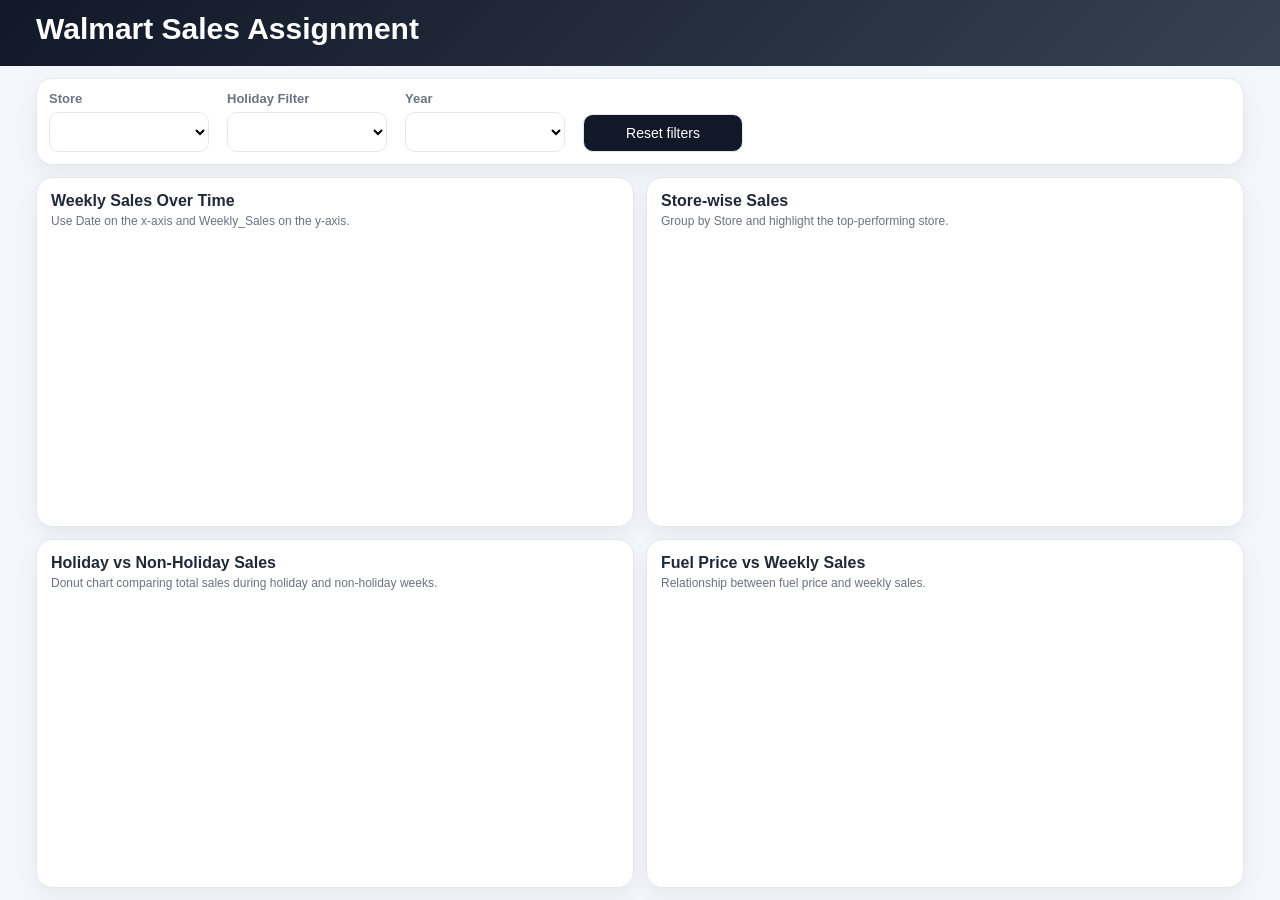
<file: Lab_7/Assignment/index.html>
<!doctype html>
<html lang="en">
  <head>
    <meta charset="UTF-8" />
    <meta name="viewport" content="width=device-width, initial-scale=1.0" />
    <title>D3 Sales Dashboard</title>
    <link rel="stylesheet" href="style.css" />
  </head>

  <body>
    <div class="page">
      <header class="hero">
        <div>
          <h1>Walmart Sales Assignment</h1>
        </div>
      </header>

      <section class="filters card">
        <div class="filter-group">
          <label for="storeFilter">Store</label>
          <select id="storeFilter"></select>
        </div>
        <div class="filter-group">
          <label for="holidayFilter">Holiday Filter</label>
          <select id="holidayFilter"></select>
        </div>
        <div class="filter-group">
          <label for="yearFilter">Year</label>
          <select id="yearFilter"></select>
        </div>
        <button id="resetBtn">Reset filters</button>
      </section>

      <main class="dashboard-grid">
        <section class="card chart-card">
          <div class="chart-title">
            <h2>Weekly Sales Over Time</h2>
            <p>Use Date on the x-axis and Weekly_Sales on the y-axis.</p>
          </div>
          <svg id="lineChart"></svg>
        </section>

        <section class="card chart-card">
          <div class="chart-title">
            <h2>Store-wise Sales</h2>
            <p>Group by Store and highlight the top-performing store.</p>
          </div>
          <svg id="barChart"></svg>
        </section>

        <section class="card chart-card">
          <div class="chart-title">
            <h2>Holiday vs Non-Holiday Sales</h2>
            <p>Donut chart comparing total sales during holiday and non-holiday weeks.</p>
          </div>
          <svg id="donutChart"></svg>
        </section>

        <section class="card chart-card">
          <div class="chart-title">
            <h2>Fuel Price vs Weekly Sales</h2>
            <p>Relationship between fuel price and weekly sales.</p>
          </div>
          <svg id="scatterChart"></svg>
        </section>
      </main>
    </div>

    <div id="tooltip" class="tooltip"></div>

    <script src="https://d3js.org/d3.v7.min.js"></script>
    <script src="script.js"></script>
  </body>
</html>
</file>
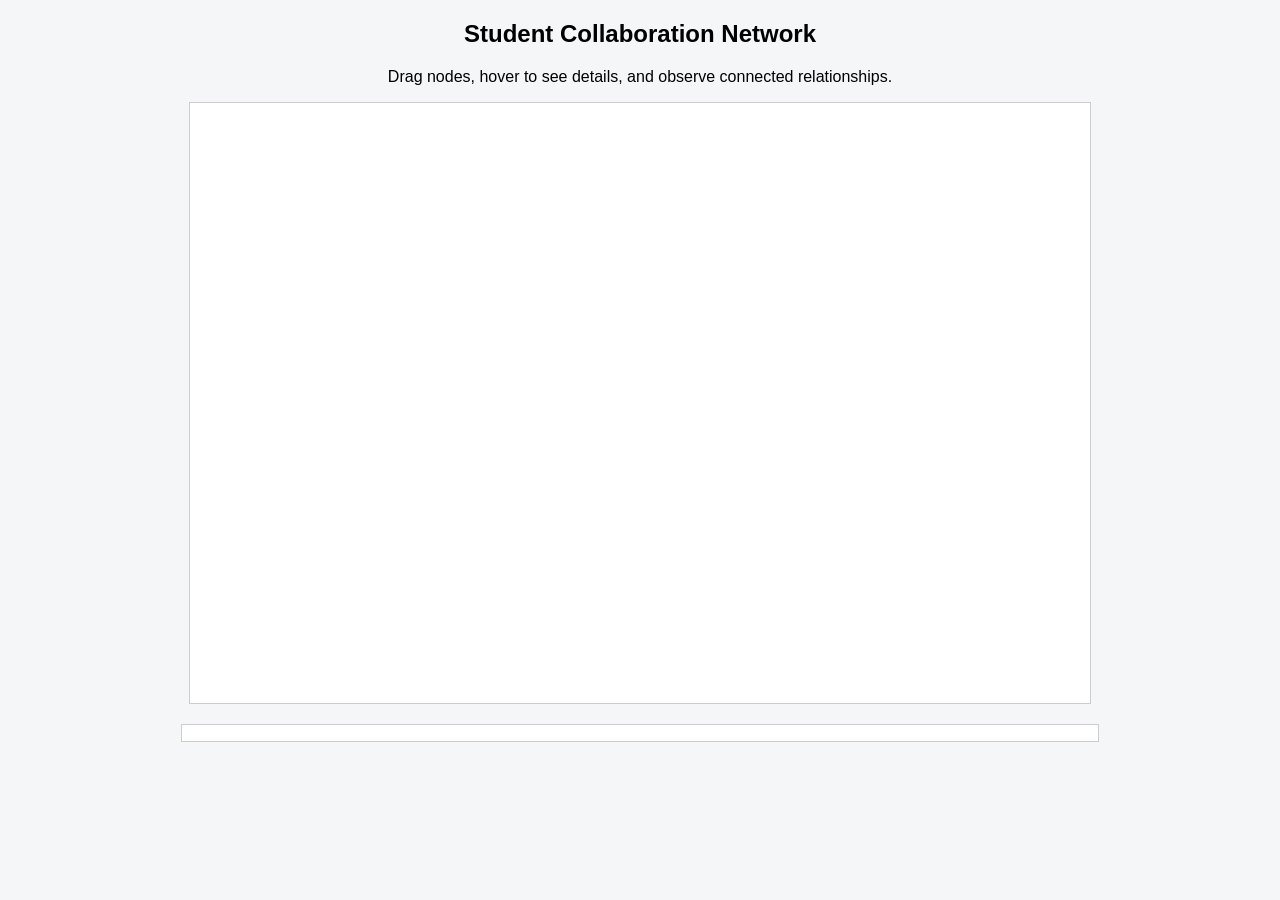
<file: Lab_7/Project1/index.html>
<!doctype html>
<html>
  <head>
    <title>D3 Network Visualization</title>
    <link rel="stylesheet" href="style.css" />
  </head>
  <body>
    <h2>Student Collaboration Network</h2>
    <p>
      Drag nodes, hover to see details, and observe connected relationships.
    </p>

    <div id="network"></div>
    <div id="barchart"></div>

    <script src="https://d3js.org/d3.v7.min.js"></script>
    <script src="script.js"></script>
  </body>
</html>
</file>
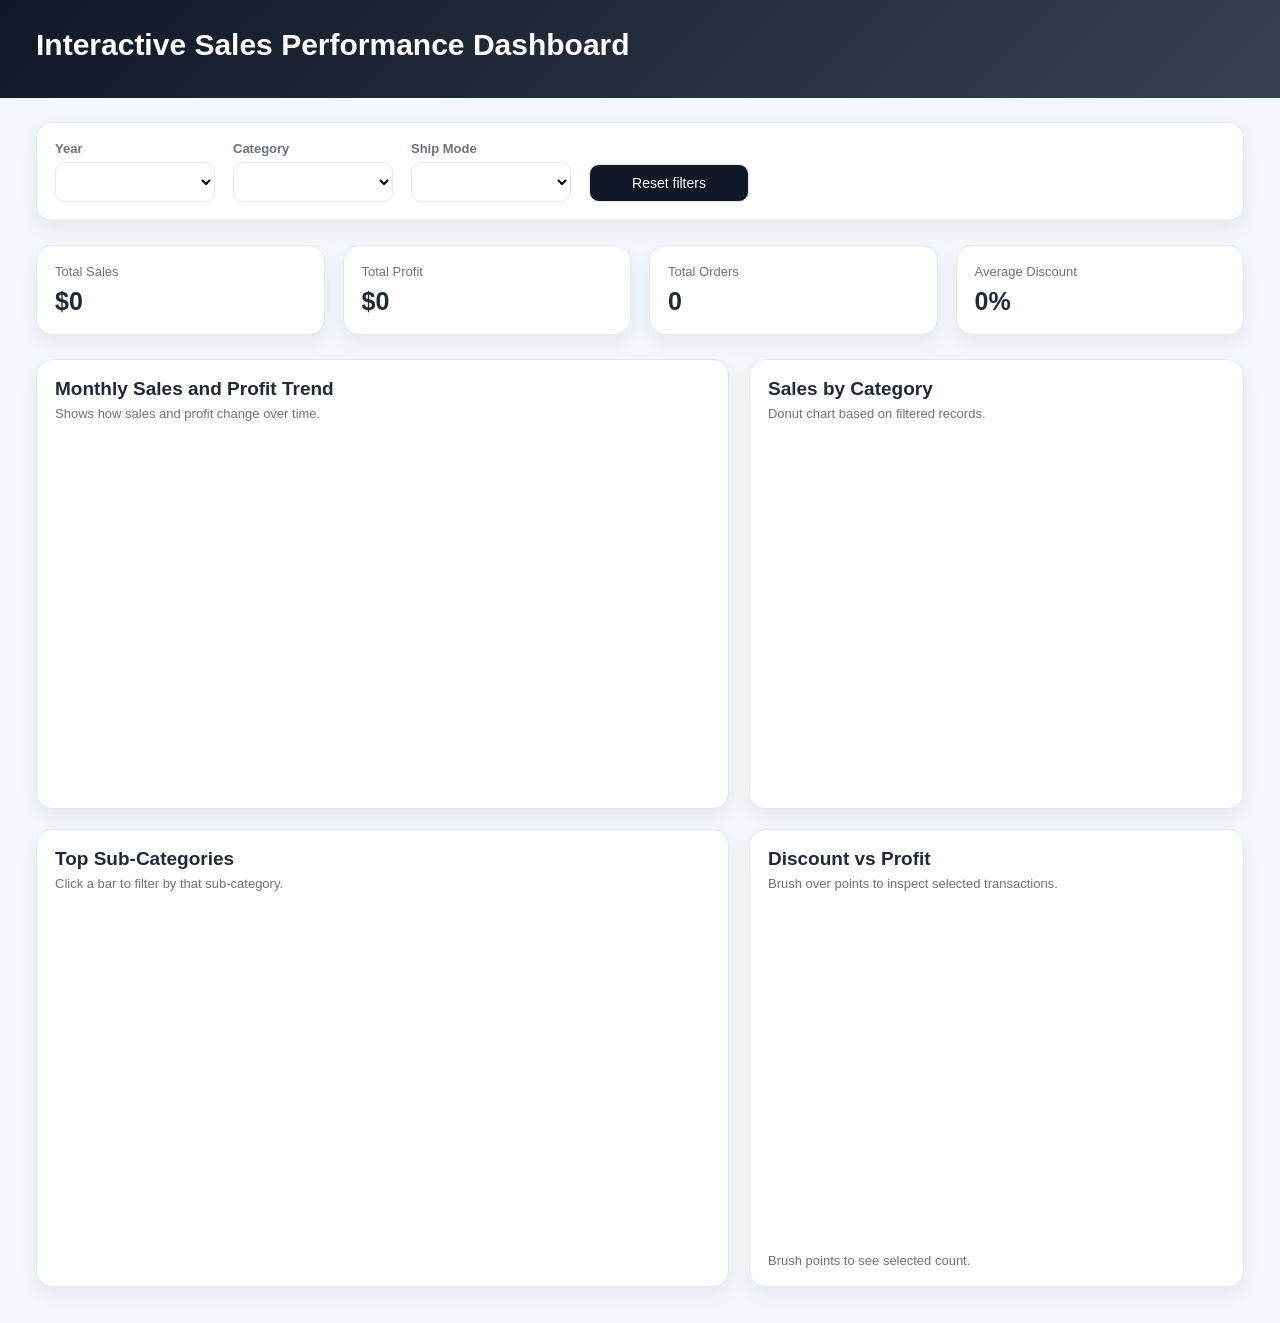
<file: Lab_7/Project2/index.html>
<!doctype html>
<html lang="en">
  <head>
    <meta charset="UTF-8" />
    <meta name="viewport" content="width=device-width, initial-scale=1.0" />
    <title>D3 Sales Dashboard</title>
    <link rel="stylesheet" href="style.css" />
  </head>

  <body>
    <header class="hero">
      <div>
        <h1>Interactive Sales Performance Dashboard</h1>
      </div>
    </header>

    <section class="filters card">
      <div class="filter-group">
        <label for="yearFilter">Year</label>
        <select id="yearFilter"></select>
      </div>

      <div class="filter-group">
        <label for="categoryFilter">Category</label>
        <select id="categoryFilter"></select>
      </div>

      <div class="filter-group">
        <label for="shipFilter">Ship Mode</label>
        <select id="shipFilter"></select>
      </div>

      <button id="resetBtn">Reset filters</button>
    </section>

    <section class="kpi-grid">
      <div class="kpi card">
        <span>Total Sales</span>
        <strong id="kpiSales">$0</strong>
      </div>

      <div class="kpi card">
        <span>Total Profit</span>
        <strong id="kpiProfit">$0</strong>
      </div>

      <div class="kpi card">
        <span>Total Orders</span>
        <strong id="kpiOrders">0</strong>
      </div>

      <div class="kpi card">
        <span>Average Discount</span>
        <strong id="kpiDiscount">0%</strong>
      </div>
    </section>

    <main class="dashboard-grid">
      <section class="card chart-card wide">
        <div class="chart-title">
          <h2>Monthly Sales and Profit Trend</h2>
          <p>Shows how sales and profit change over time.</p>
        </div>
        <svg id="lineChart"></svg>
      </section>

      <section class="card chart-card">
        <div class="chart-title">
          <h2>Sales by Category</h2>
          <p>Donut chart based on filtered records.</p>
        </div>
        <svg id="donutChart"></svg>
      </section>

      <section class="card chart-card">
        <div class="chart-title">
          <h2>Top Sub-Categories</h2>
          <p>Click a bar to filter by that sub-category.</p>
        </div>
        <svg id="barChart"></svg>
      </section>

      <section class="card chart-card wide">
        <div class="chart-title">
          <h2>Discount vs Profit</h2>
          <p>Brush over points to inspect selected transactions.</p>
        </div>

        <svg id="scatterChart"></svg>

        <div id="brushInfo">Brush points to see selected count.</div>
      </section>
    </main>

    <div id="tooltip" class="tooltip"></div>

    <script src="https://d3js.org/d3.v7.min.js"></script>
    <script src="script.js"></script>
  </body>
</html>
</file>
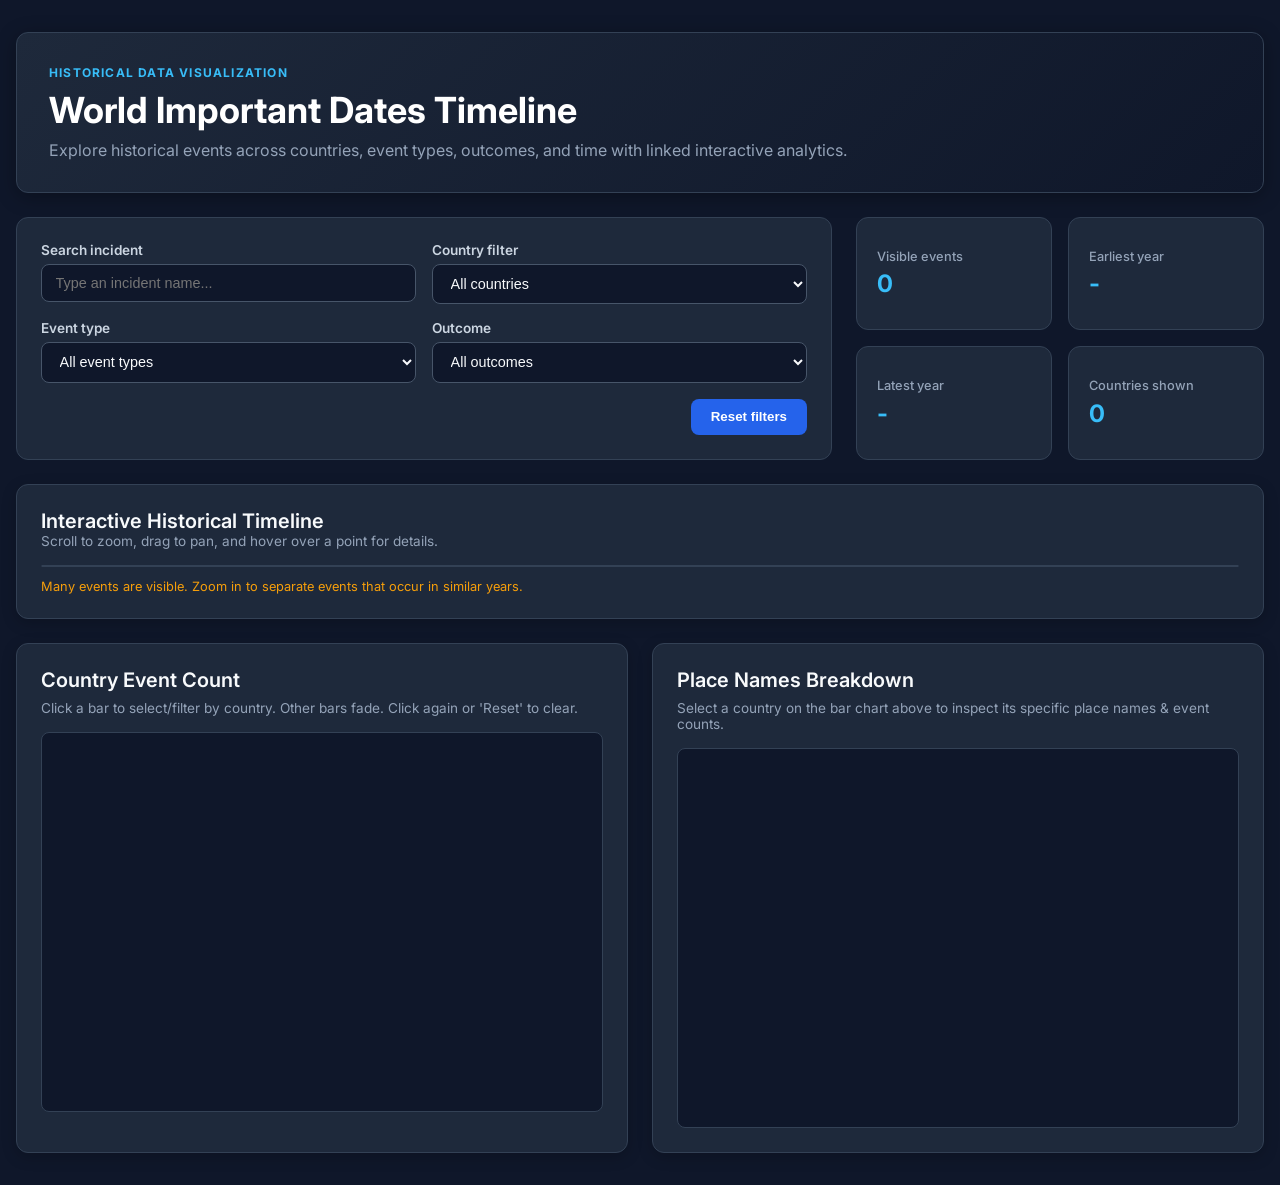
<file: Lab_8/Assignment/index.html>
<!DOCTYPE html>
<html lang="en">
<head>
  <meta charset="UTF-8">
  <meta name="viewport" content="width=device-width, initial-scale=1.0">
  <title>World Important Dates Timeline & Country Analytics</title>
  
  <!-- Google Fonts -->
  <link rel="preconnect" href="https://fonts.googleapis.com">
  <link rel="preconnect" href="https://fonts.gstatic.com" crossorigin>
  <link href="https://fonts.googleapis.com/css2?family=Inter:wght@300;400;500;600;700&display=swap" rel="stylesheet">
  
  <link rel="stylesheet" href="style.css">
  <script src="https://d3js.org/d3.v7.min.js"></script>
</head>
<body>
  <div class="container">
    <!-- Header -->
    <header class="main-header">
      <div class="header-content">
        <div class="subtitle">HISTORICAL DATA VISUALIZATION</div>
        <h1>World Important Dates Timeline</h1>
        <p>Explore historical events across countries, event types, outcomes, and time with linked interactive analytics.</p>
      </div>
    </header>

    <!-- Controls & Summary Stats -->
    <div class="dashboard">
      <div class="controls-panel">
        <div class="control-row">
          <div class="control-group">
            <label for="search-incident">Search incident</label>
            <input type="text" id="search-incident" placeholder="Type an incident name...">
          </div>
          <div class="control-group">
            <label for="filter-country">Country filter</label>
            <select id="filter-country">
              <option value="All">All countries</option>
            </select>
          </div>
        </div>
        <div class="control-row">
          <div class="control-group">
            <label for="filter-type">Event type</label>
            <select id="filter-type">
              <option value="All">All event types</option>
            </select>
          </div>
          <div class="control-group">
            <label for="filter-outcome">Outcome</label>
            <select id="filter-outcome">
              <option value="All">All outcomes</option>
            </select>
          </div>
        </div>
        <div class="control-row button-row">
          <button id="reset-filters">Reset filters</button>
        </div>
      </div>

      <div class="summary-stats">
        <div class="stat-card">
          <div class="stat-title">Visible events</div>
          <div class="stat-value" id="stat-visible-events">0</div>
        </div>
        <div class="stat-card">
          <div class="stat-title">Earliest year</div>
          <div class="stat-value" id="stat-earliest-year">-</div>
        </div>
        <div class="stat-card">
          <div class="stat-title">Latest year</div>
          <div class="stat-value" id="stat-latest-year">-</div>
        </div>
        <div class="stat-card">
          <div class="stat-title">Countries shown</div>
          <div class="stat-value" id="stat-countries">0</div>
        </div>
      </div>
    </div>

    <!-- Timeline Section -->
    <div class="timeline-section">
      <div class="section-header">
        <div>
          <h2>Interactive Historical Timeline</h2>
          <p class="section-desc">Scroll to zoom, drag to pan, and hover over a point for details.</p>
        </div>
        <div id="legend-container" class="legend-container"></div>
      </div>
      
      <div id="timeline-container"></div>
      <p class="timeline-footer">Many events are visible. Zoom in to separate events that occur in similar years.</p>
    </div>

    <!-- Linked Country Visualizations Section -->
    <div class="linked-charts-grid">
      <!-- Country Selection Bar Chart -->
      <div class="chart-card">
        <div class="chart-header">
          <h3>Country Event Count</h3>
          <p>Click a bar to select/filter by country. Other bars fade. Click again or 'Reset' to clear.</p>
        </div>
        <div id="country-bar-chart"></div>
      </div>

      <!-- Secondary Chart: Place Name Breakdown for Selected Country -->
      <div class="chart-card">
        <div class="chart-header">
          <h3 id="secondary-chart-title">Place Names Breakdown</h3>
          <p id="secondary-chart-desc">Select a country on the bar chart above to inspect its specific place names & event counts.</p>
        </div>
        <div id="secondary-bar-chart"></div>
      </div>
    </div>
  </div>

  <div id="tooltip" class="tooltip"></div>
  <script src="script.js"></script>
</body>
</html>
</file>
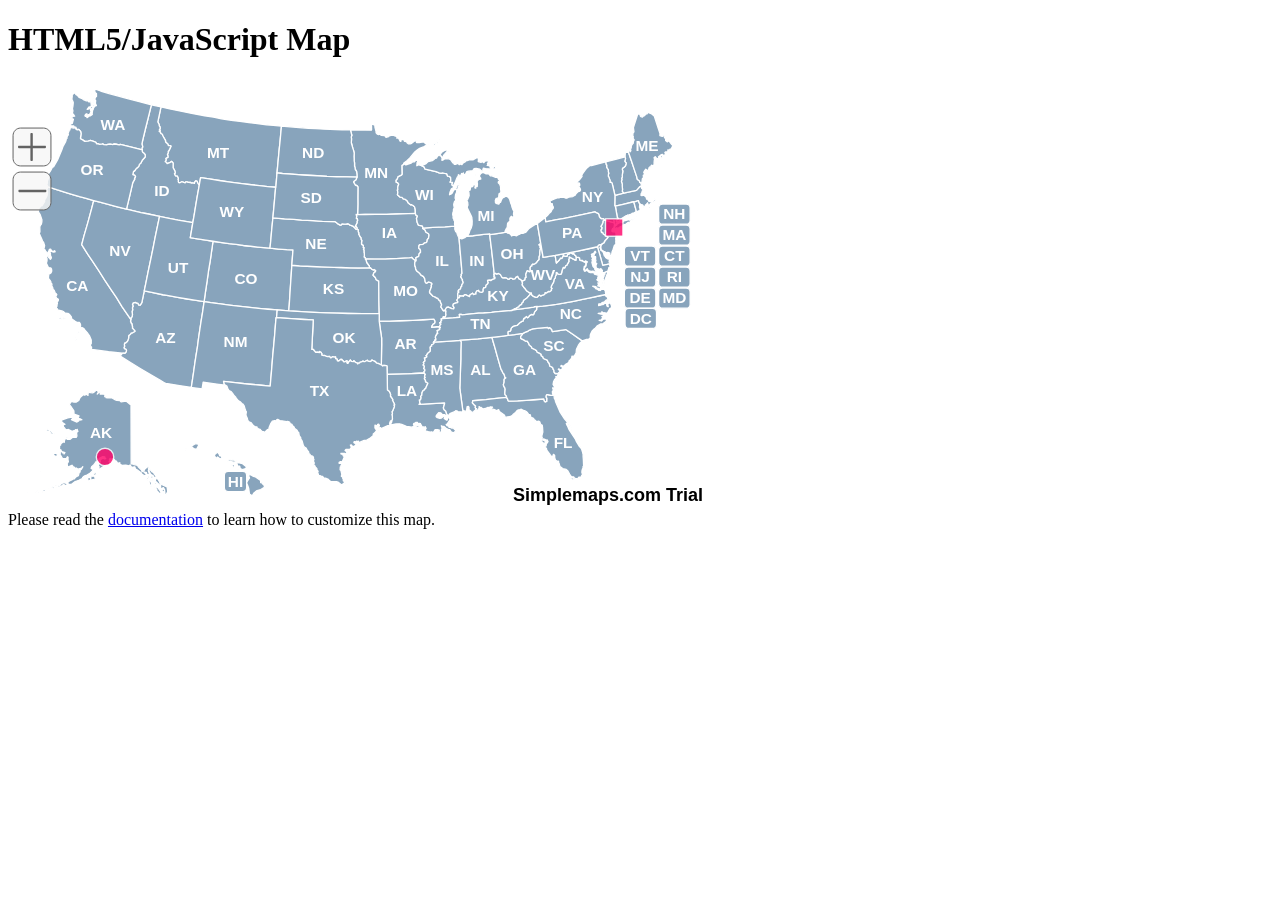
<file: Lab_4/us-map/test.html>
<!DOCTYPE html>
<html lang="en">
  <head>
    <meta http-equiv="content-type" content="text/html; charset=UTF-8">
    <meta charset="utf-8">
    <title>Map Example</title>
    <script src="mapdata.js"></script>
    <script src="usmap.js"></script>
  </head>
	<body>
		<div>
			<h1>HTML5/JavaScript Map</h1>
			<div style="max-width: 700px"> <!-- Keep map above fold -->
				<div id="map"></div>
			</div>
			<div>Please read the <a href="http://simplemaps.com/docs">documentation</a> to learn how to customize this map.</div>
		</div>
	</body>
</html>
</file>
<file: Lab_7/Assignment/style.css>
:root {
    --bg: #f3f6fb;
    --card: #ffffff;
    --text: #1f2937;
    --muted: #6b7280;
    --border: #e5e7eb;
}

* {
    box-sizing: border-box;
}

html, body {
    margin: 0;
    height: 100%;
    overflow: hidden;
    font-family: Arial, Helvetica, sans-serif;
    background: var(--bg);
    color: var(--text);
}

.page {
    display: flex;
    flex-direction: column;
    height: 100vh;
}

.hero {
    padding: 12px 36px;
    background: linear-gradient(135deg, #111827, #374151);
    color: white;
}

.hero h1 {
    margin: 0 0 8px;
    font-size: 30px;
}

.hero p {
    margin: 0;
    opacity: 0.85;
}

.card {
    background: var(--card);
    border: 1px solid var(--border);
    border-radius: 16px;
    box-shadow: 0 8px 20px rgba(15, 23, 42, 0.06);
}

.filters {
    margin: 12px 36px;
    padding: 12px;
    display: flex;
    gap: 18px;
    align-items: end;
    flex-wrap: wrap;
}

.filter-group {
    display: flex;
    flex-direction: column;
    gap: 6px;
}

label {
    font-size: 13px;
    font-weight: bold;
    color: var(--muted);
}

select,
button {
    min-width: 160px;
    padding: 10px 12px;
    border: 1px solid var(--border);
    border-radius: 10px;
    background: white;
    font-size: 14px;
}

button {
    cursor: pointer;
    background: #111827;
    color: white;
}

.kpi-grid {
    margin: 0 36px 24px;
    display: grid;
    grid-template-columns: repeat(4, 1fr);
    gap: 18px;
}

.kpi {
    padding: 18px;
}

.kpi span {
    display: block;
    color: var(--muted);
    font-size: 13px;
    margin-bottom: 8px;
}

.kpi strong {
    font-size: 25px;
}

.dashboard-grid {
    margin: 0 36px 12px;
    display: grid;
    grid-template-columns: repeat(2, 1fr);
    grid-template-rows: 1fr 1fr;
    gap: 12px;
    flex: 1;
    min-height: 0;
}

.chart-card {
    padding: 14px;
    display: flex;
    flex-direction: column;
    min-height: 0;
    overflow: hidden;
}

.chart-title {
    flex-shrink: 0;
}

.chart-title h2 {
    margin: 0;
    font-size: 16px;
}

.chart-title p {
    margin: 4px 0 8px;
    color: var(--muted);
    font-size: 12px;
}

svg {
    width: 100%;
    flex: 1;
    min-height: 0;
    overflow: visible;
}

.axis text {
    fill: #4b5563;
    font-size: 11px;
}

.axis path,
.axis line {
    stroke: #d1d5db;
}

.grid line {
    stroke: #eef2f7;
}

.legend {
    font-size: 12px;
    fill: #374151;
}

.tooltip {
    position: fixed;
    pointer-events: none;
    background: #111827;
    color: white;
    padding: 10px 12px;
    border-radius: 10px;
    font-size: 13px;
    opacity: 0;
    transform: translate(-50%, -110%);
    max-width: 240px;
}

#brushInfo {
    color: var(--muted);
    font-size: 13px;
    margin-top: 4px;
}

@media (max-width: 1000px) {
    .kpi-grid,
    .dashboard-grid {
        grid-template-columns: 1fr;
    }
}
</file>
<file: Lab_7/Project1/style.css>
body {
    font-family: Arial, sans-serif;
    text-align: center;
    background-color: #f4f6f8;
}

#network {
    width: 900px;
    height: 600px;
    margin: auto;
    background: white;
    border: 1px solid #ccc;
}

.tooltip {
    position: absolute;
    background: #222;
    color: white;
    padding: 8px;
    border-radius: 5px;
    font-size: 13px;
    pointer-events: none;
    opacity: 0;
}

#barchart {
    width: 900px;
    margin: 20px auto;
    background: white;
    border: 1px solid #ccc;
    padding: 8px;
}

.bar { cursor: pointer; }
.bar:hover { opacity: 0.85; }
.bar.selected { stroke: #333; stroke-width: 2; }

.baxis text { font-size: 12px; }
</file>
<file: Lab_7/Project2/style.css>
:root {
    --bg: #f3f6fb;
    --card: #ffffff;
    --text: #1f2937;
    --muted: #6b7280;
    --border: #e5e7eb;
}

* {
    box-sizing: border-box;
}

body {
    margin: 0;
    font-family: Arial, Helvetica, sans-serif;
    background: var(--bg);
    color: var(--text);
}

.hero {
    padding: 28px 36px;
    background: linear-gradient(135deg, #111827, #374151);
    color: white;
}

.hero h1 {
    margin: 0 0 8px;
    font-size: 30px;
}

.hero p {
    margin: 0;
    opacity: 0.85;
}

.card {
    background: var(--card);
    border: 1px solid var(--border);
    border-radius: 16px;
    box-shadow: 0 8px 20px rgba(15, 23, 42, 0.06);
}

.filters {
    margin: 24px 36px;
    padding: 18px;
    display: flex;
    gap: 18px;
    align-items: end;
    flex-wrap: wrap;
}

.filter-group {
    display: flex;
    flex-direction: column;
    gap: 6px;
}

label {
    font-size: 13px;
    font-weight: bold;
    color: var(--muted);
}

select,
button {
    min-width: 160px;
    padding: 10px 12px;
    border: 1px solid var(--border);
    border-radius: 10px;
    background: white;
    font-size: 14px;
}

button {
    cursor: pointer;
    background: #111827;
    color: white;
}

.kpi-grid {
    margin: 0 36px 24px;
    display: grid;
    grid-template-columns: repeat(4, 1fr);
    gap: 18px;
}

.kpi {
    padding: 18px;
}

.kpi span {
    display: block;
    color: var(--muted);
    font-size: 13px;
    margin-bottom: 8px;
}

.kpi strong {
    font-size: 25px;
}

.dashboard-grid {
    margin: 0 36px 36px;
    display: grid;
    grid-template-columns: 1.4fr 1fr;
    gap: 20px;
}

.chart-card {
    padding: 18px;
    min-height: 420px;
}

.chart-card.wide {
    min-height: 450px;
}

.chart-title h2 {
    margin: 0;
    font-size: 19px;
}

.chart-title p {
    margin: 6px 0 14px;
    color: var(--muted);
    font-size: 13px;
}

svg {
    width: 100%;
    height: 340px;
    overflow: visible;
}

.axis text {
    fill: #4b5563;
    font-size: 11px;
}

.axis path,
.axis line {
    stroke: #d1d5db;
}

.grid line {
    stroke: #eef2f7;
}

.legend {
    font-size: 12px;
    fill: #374151;
}

.tooltip {
    position: fixed;
    pointer-events: none;
    background: #111827;
    color: white;
    padding: 10px 12px;
    border-radius: 10px;
    font-size: 13px;
    opacity: 0;
    transform: translate(-50%, -110%);
    max-width: 240px;
}

#brushInfo {
    color: var(--muted);
    font-size: 13px;
    margin-top: 4px;
}

@media (max-width: 1000px) {
    .kpi-grid,
    .dashboard-grid {
        grid-template-columns: 1fr;
    }
}
</file>
<file: Lab_8/Assignment/style.css>
/* Reset & Base Styles */
* {
  box-sizing: border-box;
  margin: 0;
  padding: 0;
}

body {
  font-family: 'Inter', -apple-system, BlinkMacSystemFont, "Segoe UI", Roboto, sans-serif;
  background-color: #0f172a;
  color: #f8fafc;
  min-height: 100vh;
  padding: 2rem 1rem;
}

.container {
  max-width: 1280px;
  margin: 0 auto;
  display: flex;
  flex-direction: column;
  gap: 1.5rem;
}

/* Header */
.main-header {
  background: linear-gradient(135deg, #1e293b 0%, #0f172a 100%);
  border: 1px solid #334155;
  border-radius: 12px;
  padding: 2rem;
  box-shadow: 0 4px 20px rgba(0, 0, 0, 0.3);
}

.subtitle {
  font-size: 0.75rem;
  font-weight: 700;
  letter-spacing: 0.1em;
  color: #38bdf8;
  margin-bottom: 0.5rem;
}

.main-header h1 {
  font-size: 2.25rem;
  font-weight: 700;
  color: #ffffff;
  margin-bottom: 0.5rem;
}

.main-header p {
  color: #94a3b8;
  font-size: 1rem;
}

/* Controls & Dashboard */
.dashboard {
  display: grid;
  grid-template-columns: 1fr;
  gap: 1.5rem;
}

@media (min-width: 1024px) {
  .dashboard {
    grid-template-columns: 2fr 1fr;
  }
}

.controls-panel {
  background: #1e293b;
  border: 1px solid #334155;
  border-radius: 12px;
  padding: 1.5rem;
  display: flex;
  flex-direction: column;
  gap: 1rem;
}

.control-row {
  display: grid;
  grid-template-columns: 1fr;
  gap: 1rem;
}

@media (min-width: 640px) {
  .control-row {
    grid-template-columns: 1fr 1fr;
  }
}

.control-group {
  display: flex;
  flex-direction: column;
  gap: 0.35rem;
}

.control-group label {
  font-size: 0.85rem;
  font-weight: 600;
  color: #cbd5e1;
}

.control-group input,
.control-group select {
  width: 100%;
  padding: 0.65rem 0.85rem;
  background: #0f172a;
  border: 1px solid #475569;
  border-radius: 8px;
  color: #f8fafc;
  font-size: 0.9rem;
  outline: none;
  transition: border-color 0.2s;
}

.control-group input:focus,
.control-group select:focus {
  border-color: #38bdf8;
}

.button-row {
  display: flex;
  justify-content: flex-end;
}

#reset-filters {
  background-color: #2563eb;
  color: white;
  border: none;
  padding: 0.65rem 1.25rem;
  border-radius: 8px;
  font-weight: 600;
  cursor: pointer;
  transition: background-color 0.2s, transform 0.1s;
}

#reset-filters:hover {
  background-color: #1d4ed8;
}

#reset-filters:active {
  transform: scale(0.98);
}

/* Stats */
.summary-stats {
  display: grid;
  grid-template-columns: 1fr 1fr;
  gap: 1rem;
}

.stat-card {
  background: #1e293b;
  border: 1px solid #334155;
  border-radius: 12px;
  padding: 1.25rem;
  display: flex;
  flex-direction: column;
  justify-content: center;
}

.stat-title {
  font-size: 0.8rem;
  color: #94a3b8;
  font-weight: 500;
  margin-bottom: 0.35rem;
}

.stat-value {
  font-size: 1.5rem;
  font-weight: 700;
  color: #38bdf8;
}

/* Sections & Cards */
.timeline-section,
.chart-card {
  background: #1e293b;
  border: 1px solid #334155;
  border-radius: 12px;
  padding: 1.5rem;
  box-shadow: 0 4px 15px rgba(0, 0, 0, 0.2);
}

.section-header,
.chart-header {
  margin-bottom: 1rem;
  display: flex;
  flex-direction: column;
  gap: 0.5rem;
}

@media (min-width: 768px) {
  .section-header {
    flex-direction: row;
    justify-content: space-between;
    align-items: flex-start;
  }
}

.section-header h2,
.chart-header h3 {
  font-size: 1.25rem;
  font-weight: 600;
  color: #f8fafc;
}

.section-desc,
.chart-header p {
  font-size: 0.85rem;
  color: #94a3b8;
}

/* Legend */
.legend-container {
  display: flex;
  flex-wrap: wrap;
  gap: 1rem;
  align-items: center;
}

.legend-item {
  display: flex;
  align-items: center;
  gap: 0.4rem;
  font-size: 0.85rem;
  color: #cbd5e1;
}

.legend-color {
  width: 10px;
  height: 10px;
  border-radius: 50%;
}

/* Containers */
#timeline-container {
  width: 100%;
  overflow: hidden;
  background: #0f172a;
  border: 1px solid #334155;
  border-radius: 8px;
  position: relative;
}

.timeline-footer {
  font-size: 0.8rem;
  color: #f59e0b;
  margin-top: 0.75rem;
}

/* Linked Charts Grid */
.linked-charts-grid {
  display: grid;
  grid-template-columns: 1fr;
  gap: 1.5rem;
}

@media (min-width: 1024px) {
  .linked-charts-grid {
    grid-template-columns: 1fr 1fr;
  }
}

#country-bar-chart,
#secondary-bar-chart {
  width: 100%;
  height: 380px;
  background: #0f172a;
  border: 1px solid #334155;
  border-radius: 8px;
  overflow: hidden;
}

/* D3 Axes & Styling */
.axis text {
  fill: #94a3b8;
  font-size: 11px;
}

.axis line,
.axis path {
  stroke: #475569;
}

.event-circle {
  cursor: pointer;
  transition: opacity 0.2s, stroke 0.2s;
}

.event-circle:hover {
  stroke: #ffffff;
  stroke-width: 2px;
}

/* Bar chart bar interactive styling */
.country-bar,
.type-bar {
  cursor: pointer;
  transition: opacity 0.3s ease, fill 0.2s ease;
}

.country-bar:hover,
.type-bar:hover {
  opacity: 1 !important;
}

/* Tooltip */
.tooltip {
  position: absolute;
  opacity: 0;
  pointer-events: none;
  background: #090d16;
  border: 1px solid #38bdf8;
  border-radius: 8px;
  padding: 0.75rem 1rem;
  box-shadow: 0 10px 25px rgba(0, 0, 0, 0.5);
  z-index: 1000;
  max-width: 300px;
  font-size: 0.85rem;
  line-height: 1.4;
  color: #e2e8f0;
  transition: opacity 0.15s ease;
}

.tooltip-title {
  font-weight: 700;
  color: #38bdf8;
  margin-bottom: 0.4rem;
  font-size: 0.95rem;
  border-bottom: 1px solid #334155;
  padding-bottom: 0.3rem;
}

.tooltip-row {
  margin-bottom: 0.2rem;
}

.tooltip-label {
  font-weight: 600;
  color: #94a3b8;
}
</file>
